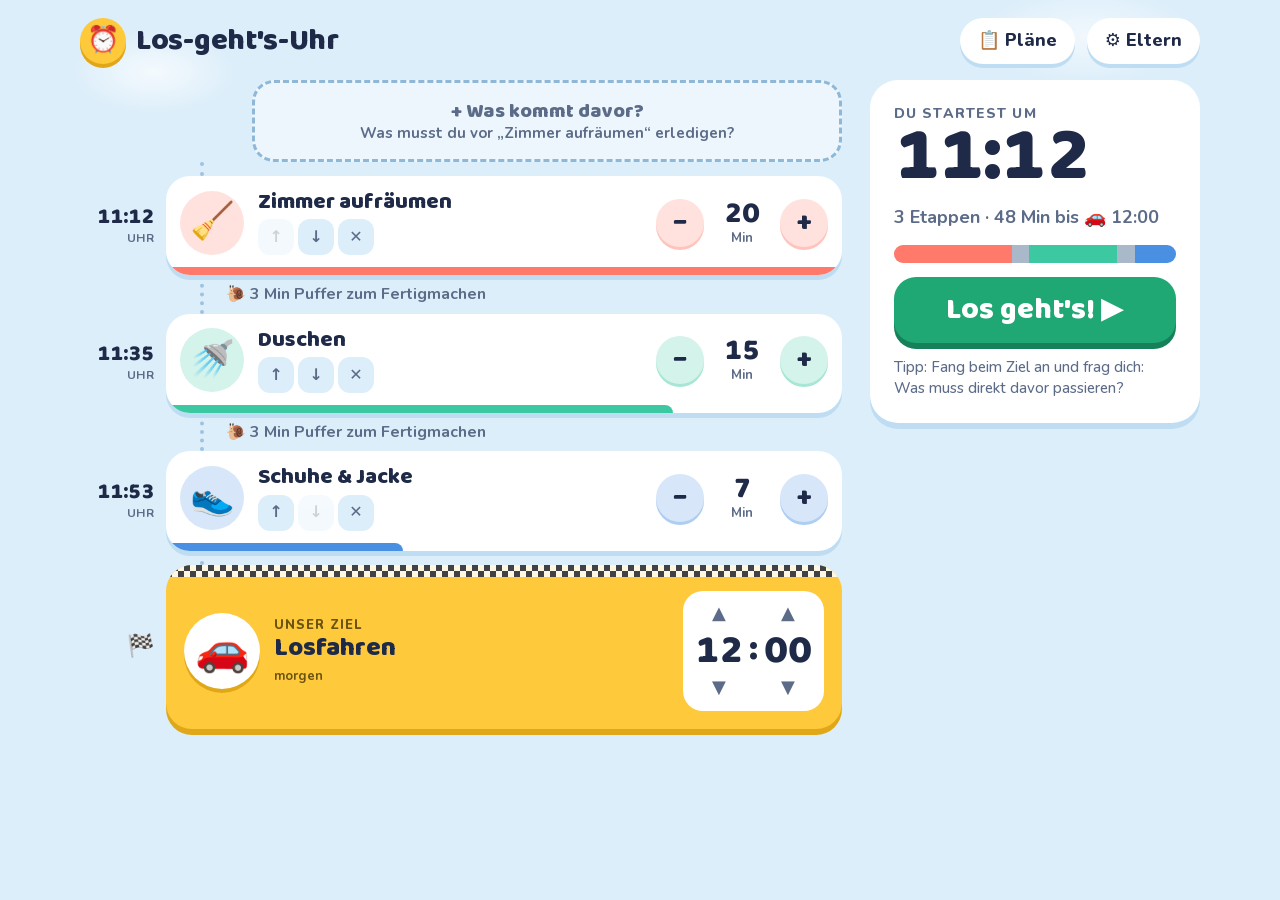
<file: docs/index.html>
<!doctype html>
<html lang="de">
<head>
<meta charset="utf-8">
<meta name="viewport" content="width=device-width, initial-scale=1, viewport-fit=cover">
<meta name="theme-color" content="#DCEEFA">
<meta name="apple-mobile-web-app-capable" content="yes">
<meta name="mobile-web-app-capable" content="yes">
<meta name="apple-mobile-web-app-status-bar-style" content="default">
<meta name="apple-mobile-web-app-title" content="Los-geht's">
<link rel="manifest" href="manifest.webmanifest">
<link rel="apple-touch-icon" href="icons/icon-180.png">
<link rel="icon" type="image/png" href="icons/icon-192.png">
<link rel="stylesheet" href="fonts.css">
<style>:root{padding-top:env(safe-area-inset-top,0px);padding-bottom:env(safe-area-inset-bottom,0px)}body{margin:0}</style>
<title>Los-geht's-Uhr</title>
</head>
<body>
<style>
/* Layout: links eine Zeitleiste von oben (Start) nach unten (Ziel = Zielflagge), rechts die Startzeit mit dem großen Los-Knopf.
   Bewusst nur ein helles, freundliches Farbschema (Kinder-App), alle Farben explizit gesetzt. */
:root {
  --sky: #DCEEFA;
  --sky-deep: #BFDDF2;
  --paper: #FFFFFF;
  --ink: #1E2A47;
  --ink-soft: #5B6B88;
  --sun: #FFC93C;
  --go: #1FA774;
  --go-dark: #15805A;
  --snail: #A9B9C9;
  --road: #4A5468;
  --display: "Baloo 2", "Arial Rounded MT Bold", "Trebuchet MS", system-ui, sans-serif;
  --body: "Nunito", "Avenir Next", "Segoe UI", system-ui, sans-serif;
  color-scheme: light;
}
[hidden] { display: none !important; }
html, body { height: 100%; }
body {
  background: var(--sky);
  background-image:
    radial-gradient(120px 60px at 12% 8%, rgba(255,255,255,.7), transparent 70%),
    radial-gradient(160px 70px at 85% 4%, rgba(255,255,255,.6), transparent 70%);
  background-attachment: fixed;
  color: var(--ink);
  font: 500 18px/1.4 var(--body);
  -webkit-tap-highlight-color: transparent;
  -webkit-user-select: none; user-select: none;
}
button { font: inherit; color: inherit; cursor: pointer; border: 0; background: none; touch-action: manipulation; }
button:focus-visible, input:focus-visible { outline: 3px solid var(--ink); outline-offset: 3px; }
input, textarea { font: inherit; -webkit-user-select: text; user-select: text; }

.wrap { padding-left: max(16px, env(safe-area-inset-left, 0px)); padding-right: max(16px, env(safe-area-inset-right, 0px)); }

/* ---------- Kopf ---------- */
.top { display: flex; align-items: center; gap: 12px; max-width: 1120px; margin: 0 auto; padding-block: 18px 6px; }
.logo { font: 800 30px/1 var(--display); letter-spacing: -.01em; display: flex; align-items: center; gap: 10px; margin-right: auto; }
.logo i { font-style: normal; display: grid; place-items: center; width: 46px; height: 46px; border-radius: 50%; background: var(--sun); box-shadow: 0 4px 0 #E0A818; font-size: 26px; }
.chip-btn { background: var(--paper); border-radius: 999px; padding: 10px 18px; font-weight: 800; box-shadow: 0 4px 0 var(--sky-deep); }
.chip-btn:active { transform: translateY(3px); box-shadow: 0 1px 0 var(--sky-deep); }

/* ---------- Planen ---------- */
.plan { display: grid; grid-template-columns: minmax(0, 1fr) 330px; gap: 28px; max-width: 1120px; margin: 0 auto; padding-block: 10px 40px; align-items: start; }
.track { display: flex; flex-direction: column; gap: 0; min-width: 0; }
.add-before { align-self: stretch; margin-left: 86px; border: 3px dashed #8FB8D8; border-radius: 22px; padding: 16px; font: 800 20px/1.2 var(--display); color: var(--ink-soft); background: rgba(255,255,255,.45); }
.add-before:active { background: var(--paper); }
.add-before small { display: block; font: 600 15px var(--body); color: var(--ink-soft); }

.row { display: grid; grid-template-columns: 74px minmax(0, 1fr); gap: 12px; align-items: center; }
.when { font: 800 22px/1 var(--display); text-align: right; font-variant-numeric: tabular-nums; color: var(--ink); }
.when small { display: block; font: 700 12px var(--body); color: var(--ink-soft); letter-spacing: .04em; text-transform: uppercase; margin-top: 2px; }
.gap { height: 14px; margin-left: 86px; border-left: 4px dotted #9DC3E0; margin-left: calc(86px + 34px); }

.step { position: relative; background: var(--paper); border-radius: 24px; padding: 14px 14px 20px; display: grid; grid-template-columns: 64px minmax(0,1fr) auto; gap: 14px; align-items: center; box-shadow: 0 5px 0 var(--sky-deep); overflow: hidden; }
.ico { width: 64px; height: 64px; border-radius: 50%; display: grid; place-items: center; font-size: 36px; background: color-mix(in srgb, var(--c) 22%, white); }
.sname { font: 800 22px/1.15 var(--display); overflow-wrap: anywhere; }
.tools { display: flex; gap: 4px; margin-top: 4px; }
.tool { width: 36px; height: 36px; border-radius: 12px; background: var(--sky); color: var(--ink-soft); font-weight: 800; font-size: 16px; }
.tool:disabled { opacity: .3; }
.dur { display: flex; align-items: center; gap: 6px; }
.pm { width: 48px; height: 48px; border-radius: 50%; background: color-mix(in srgb, var(--c) 22%, white); font: 800 28px/1 var(--display); box-shadow: 0 3px 0 color-mix(in srgb, var(--c) 45%, white); }
.pm:active { transform: translateY(2px); box-shadow: 0 1px 0 color-mix(in srgb, var(--c) 45%, white); }
.mins { min-width: 64px; text-align: center; font: 800 30px/1 var(--display); font-variant-numeric: tabular-nums; }
.mins small { display: block; font: 700 13px var(--body); color: var(--ink-soft); }
.bar { position: absolute; left: 0; bottom: 0; height: 8px; background: var(--c); border-radius: 0 8px 0 0; transition: width .25s; }

.buf { display: flex; align-items: center; gap: 8px; margin-left: 86px; padding: 8px 0 8px 22px; color: var(--ink-soft); font-weight: 700; font-size: 16px; border-left: 4px dotted #9DC3E0; margin-left: calc(86px + 34px); }

.goal { background: var(--sun); border-radius: 26px; padding: 26px 18px 18px; display: grid; grid-template-columns: 76px minmax(0,1fr) auto; gap: 14px; align-items: center; box-shadow: 0 6px 0 #E0A818; position: relative; overflow: hidden; }
.goal::before { content: ""; position: absolute; inset: 0 0 auto; height: 12px; background: repeating-conic-gradient(var(--ink) 0 25%, var(--paper) 0 50%) 0 0 / 12px 12px; opacity: .85; }
.gico { width: 76px; height: 76px; border-radius: 50%; background: var(--paper); font-size: 44px; display: grid; place-items: center; box-shadow: 0 4px 0 #E0A818; }
.glabel { font: 800 13px var(--body); letter-spacing: .08em; text-transform: uppercase; color: #6B5310; }
.gname { font: 800 26px/1.1 var(--display); overflow-wrap: anywhere; }
.gtime { display: flex; align-items: center; gap: 4px; background: var(--paper); border-radius: 20px; padding: 6px 10px; }
.tcol { display: flex; flex-direction: column; align-items: center; }
.tcol button { width: 52px; height: 34px; border-radius: 12px; font-size: 18px; color: var(--ink-soft); }
.tcol button:active { background: var(--sky); }
.tcol span { font: 800 40px/1 var(--display); font-variant-numeric: tabular-nums; }
.colon { font: 800 36px/1 var(--display); padding-bottom: 4px; }
.tomorrow { font: 700 13px var(--body); color: #6B5310; margin-top: 4px; }

/* Zusammenfassung */
.summary { position: sticky; top: calc(16px + env(safe-area-inset-top, 0px)); background: var(--paper); border-radius: 28px; padding: 24px; display: flex; flex-direction: column; gap: 14px; box-shadow: 0 6px 0 var(--sky-deep); }
.sum-k { font: 800 14px var(--body); letter-spacing: .08em; text-transform: uppercase; color: var(--ink-soft); }
.bigtime { font: 800 76px/0.9 var(--display); font-variant-numeric: tabular-nums; letter-spacing: -.02em; }
.sum-line { color: var(--ink-soft); font-weight: 700; }
.mini { display: flex; height: 18px; border-radius: 9px; overflow: hidden; background: var(--sky); }
.mini span { height: 100%; }
.late { background: #FFE9E3; color: #9A3412; border-radius: 16px; padding: 12px 14px; font-weight: 700; font-size: 16px; }
.go { background: var(--go); color: var(--paper); border-radius: 22px; padding: 18px; font: 800 30px/1 var(--display); box-shadow: 0 6px 0 var(--go-dark); }
.go:active { transform: translateY(4px); box-shadow: 0 2px 0 var(--go-dark); }
.go:disabled { opacity: .45; }
.tip { font-size: 15px; color: var(--ink-soft); }
.testflag { font: 800 13px var(--body); color: #7C3AED; }

/* ---------- Modal ---------- */
.modal { position: fixed; inset: 0; background: rgba(30,42,71,.45); display: grid; place-items: center; z-index: 50; padding: 16px; }
.sheet { background: var(--paper); border-radius: 30px; width: min(760px, 100%); max-height: calc(100% - 32px); overflow: auto; padding: 24px; display: flex; flex-direction: column; gap: 18px; }
.sheet h2 { margin: 0; font: 800 30px/1.1 var(--display); text-wrap: balance; }
.sheet h3 { margin: 6px 0 0; font: 800 16px var(--body); letter-spacing: .06em; text-transform: uppercase; color: var(--ink-soft); }
.sheet-head { display: flex; align-items: center; gap: 12px; }
.sheet-head h2 { margin-right: auto; }
.x { width: 48px; height: 48px; border-radius: 50%; background: var(--sky); font-size: 22px; font-weight: 800; }
.lib { display: grid; grid-template-columns: repeat(auto-fill, minmax(130px, 1fr)); gap: 12px; }
.lib button { background: var(--sky); border-radius: 22px; padding: 14px 8px; display: flex; flex-direction: column; align-items: center; gap: 6px; font-weight: 800; font-size: 16px; line-height: 1.15; text-align: center; box-shadow: 0 4px 0 var(--sky-deep); }
.lib button:active { transform: translateY(3px); box-shadow: 0 1px 0 var(--sky-deep); }
.lib b { font-size: 40px; line-height: 1; }
.lib em { font-style: normal; font-weight: 700; font-size: 13px; color: var(--ink-soft); }
.custom { display: flex; flex-wrap: wrap; gap: 10px; align-items: center; background: var(--sky); border-radius: 22px; padding: 14px; }
.custom input { flex: 1 1 200px; min-width: 0; border: 0; border-radius: 14px; padding: 14px; font-weight: 700; background: var(--paper); }
.emojis { display: flex; flex-wrap: wrap; gap: 6px; flex-basis: 100%; }
.emojis button { width: 46px; height: 46px; border-radius: 14px; font-size: 26px; background: var(--paper); }
.emojis button[aria-pressed="true"] { outline: 3px solid var(--ink); }
.ok { background: var(--go); color: var(--paper); border-radius: 16px; padding: 14px 20px; font-weight: 800; box-shadow: 0 4px 0 var(--go-dark); }
.setting { display: flex; align-items: center; gap: 14px; background: var(--sky); border-radius: 20px; padding: 14px 16px; }
.setting > div:first-child { margin-right: auto; }
.setting b { display: block; font-size: 18px; }
.setting span { font-size: 14px; color: var(--ink-soft); }
.stepper { display: flex; align-items: center; gap: 8px; }
.stepper button { width: 44px; height: 44px; border-radius: 50%; background: var(--paper); font: 800 24px/1 var(--display); }
.stepper output { min-width: 56px; text-align: center; font: 800 22px var(--display); }
.toggle { width: 70px; height: 40px; border-radius: 20px; background: var(--snail); position: relative; transition: background .2s; }
.toggle::after { content: ""; position: absolute; top: 4px; left: 4px; width: 32px; height: 32px; border-radius: 50%; background: var(--paper); transition: transform .2s; }
.toggle[aria-pressed="true"] { background: var(--go); }
.toggle[aria-pressed="true"]::after { transform: translateX(30px); }
.gate { display: flex; gap: 12px; flex-wrap: wrap; }
.gate button { flex: 1 1 100px; background: var(--sky); border-radius: 20px; padding: 18px; font: 800 30px var(--display); }
.tpl-list { display: flex; flex-direction: column; gap: 10px; }
.tpl { display: flex; align-items: center; gap: 14px; background: var(--sky); border-radius: 20px; padding: 12px 14px; }
.tpl > button:first-child { display: flex; align-items: center; gap: 14px; flex: 1; text-align: left; min-width: 0; }
.tpl b { font-size: 34px; }
.tpl strong { display: block; font: 800 20px/1.1 var(--display); }
.tpl span { font-size: 14px; color: var(--ink-soft); }

.setting { flex-wrap: wrap; }
.setting > div:first-child { flex: 1 1 220px; }
.ok.light { background: var(--paper); color: var(--ink); box-shadow: 0 4px 0 var(--sky-deep); }
.field { display: block; width: 100%; box-sizing: border-box; border: 3px solid var(--sky-deep); border-radius: 16px; padding: 14px; font-weight: 700; background: var(--paper); color: var(--ink); resize: vertical; }
.field.mono { font: 600 13px/1.4 ui-monospace, Menlo, monospace; }
.tabs { display: flex; gap: 6px; background: var(--sky); border-radius: 999px; padding: 5px; align-self: flex-start; }
.tabs button { border-radius: 999px; padding: 10px 22px; font-weight: 800; color: var(--ink-soft); }
.tabs button[aria-pressed="true"] { background: var(--paper); color: var(--ink); box-shadow: 0 2px 0 var(--sky-deep); }
.preview { display: flex; align-items: center; gap: 16px; background: var(--sky); border-radius: 22px; padding: 14px 18px; }
.preview span { width: 68px; height: 68px; border-radius: 50%; background: var(--paper); display: grid; place-items: center; font-size: 38px; flex: none; }
.preview strong { display: block; font: 800 24px/1.1 var(--display); overflow-wrap: anywhere; }
.preview em { font-style: normal; font-weight: 800; color: var(--ink-soft); }
.row-btns { display: flex; flex-wrap: wrap; gap: 10px; justify-content: space-between; }
.emojis.big { gap: 8px; }
.emojis.big button { width: 52px; height: 52px; font-size: 30px; background: var(--sky); }
.emoji-in { width: 90px; border: 0; border-radius: 14px; padding: 8px; font-size: 28px; text-align: center; background: var(--paper); color: var(--ink); }
.toast { position: fixed; left: 50%; bottom: calc(20px + env(safe-area-inset-bottom, 0px)); transform: translateX(-50%); background: var(--ink); color: var(--paper); border-radius: 999px; padding: 10px 10px 10px 20px; display: flex; gap: 12px; align-items: center; font-weight: 700; z-index: 60; }
.toast button { background: var(--sun); color: var(--ink); border-radius: 999px; padding: 8px 14px; font-weight: 800; }

/* ---------- Laufen ---------- */
.run { position: fixed; inset: 0; z-index: 40; background: color-mix(in srgb, var(--c) 16%, white); display: grid; grid-template-rows: auto minmax(0,1fr) auto auto; transition: background .6s;
  padding-top: env(safe-area-inset-top, 0px); padding-bottom: env(safe-area-inset-bottom, 0px);
  padding-left: max(16px, env(safe-area-inset-left, 0px)); padding-right: max(16px, env(safe-area-inset-right, 0px)); }
.run-top { display: flex; align-items: center; gap: 14px; padding-block: 14px; }
.ghost { background: rgba(255,255,255,.7); border-radius: 999px; padding: 10px 16px; font-weight: 800; font-size: 15px; color: var(--ink-soft); }
.run-goal { margin-left: auto; background: var(--paper); border-radius: 999px; padding: 8px 18px; font-weight: 800; display: flex; align-items: center; gap: 8px; }
.run-goal b { font: 800 24px/1 var(--display); font-variant-numeric: tabular-nums; }
.run-clock { font: 800 24px/1 var(--display); font-variant-numeric: tabular-nums; background: var(--ink); color: var(--paper); border-radius: 999px; padding: 10px 16px; }
.run-mid { display: flex; align-items: center; justify-content: center; gap: clamp(20px, 5vw, 64px); min-height: 0; }
.disk-wrap { position: relative; width: min(52vmin, 470px); aspect-ratio: 1; max-width: 100%; flex: none; }
.disk { width: 100%; height: 100%; display: block; filter: drop-shadow(0 8px 0 rgba(30,42,71,.08)); }
.disk-ico { position: absolute; inset: 0; display: grid; place-items: center; font-size: min(14vmin, 120px); pointer-events: none; }
.run-text { display: flex; flex-direction: column; gap: 10px; max-width: 460px; min-width: 0; }
.kicker { font: 800 16px var(--body); letter-spacing: .1em; text-transform: uppercase; color: var(--ink-soft); }
.run-text h1 { margin: 0; font: 800 clamp(40px, 6.4vmin, 68px)/1 var(--display); text-wrap: balance; overflow-wrap: anywhere; }
.left { font: 800 clamp(30px, 5vmin, 48px)/1 var(--display); font-variant-numeric: tabular-nums; color: var(--c-ink); }
.until { font-weight: 700; color: var(--ink-soft); font-size: 20px; }
.big-done { margin-top: 10px; align-self: flex-start; background: var(--go); color: var(--paper); border-radius: 26px; padding: 18px 34px; font: 800 34px/1 var(--display); box-shadow: 0 7px 0 var(--go-dark); }
.big-done:active { transform: translateY(5px); box-shadow: 0 2px 0 var(--go-dark); }
.next-banner { justify-self: center; display: flex; align-items: center; gap: 14px; background: var(--paper); border-radius: 999px; padding: 10px 26px 10px 12px; font: 800 24px/1.1 var(--display); box-shadow: 0 5px 0 rgba(30,42,71,.12); margin-block: 6px 10px; animation: pop .5s ease-out; }
.next-banner i { font-style: normal; width: 52px; height: 52px; display: grid; place-items: center; border-radius: 50%; background: var(--sun); font-size: 30px; }
.next-banner small { display: block; font: 700 14px var(--body); color: var(--ink-soft); }
@keyframes pop { 0% { transform: scale(.7); opacity: 0; } 70% { transform: scale(1.06); } 100% { transform: scale(1); opacity: 1; } }

.road { position: relative; height: 118px; margin-bottom: 14px; }
.asphalt { position: absolute; left: 0; right: 0; bottom: 18px; height: 34px; border-radius: 17px; background: var(--road); }
.asphalt::after { content: ""; position: absolute; left: 20px; right: 20px; top: 15px; height: 4px; background: repeating-linear-gradient(90deg, var(--sun) 0 18px, transparent 18px 34px); border-radius: 2px; }
.road-in { position: absolute; left: 34px; right: 54px; top: 0; bottom: 0; }
.station { position: absolute; bottom: 10px; transform: translateX(-50%); width: 50px; height: 50px; border-radius: 50%; background: var(--paper); display: grid; place-items: center; font-size: 26px; border: 4px solid var(--st); transition: transform .3s; }
.station.done::after { content: "⭐"; position: absolute; top: -14px; right: -12px; font-size: 20px; }
.station.now { transform: translateX(-50%) scale(1.18); }
.goalflag { position: absolute; right: -44px; bottom: 6px; width: 62px; height: 62px; border-radius: 18px; background: var(--sun); display: grid; place-items: center; font-size: 32px; border: 4px solid var(--paper); }
.runner { position: absolute; bottom: 62px; transform: translateX(-50%); font-size: 40px; transition: left 1s linear; }

.party { display: flex; flex-direction: column; align-items: center; gap: 16px; text-align: center; }
.party h1 { margin: 0; font: 800 clamp(56px, 10vmin, 110px)/1 var(--display); }
.party p { margin: 0; font-size: 24px; font-weight: 700; color: var(--ink-soft); }
.stars { display: flex; gap: 10px; flex-wrap: wrap; justify-content: center; font-size: 44px; }
.stars span { display: grid; place-items: center; width: 72px; height: 72px; border-radius: 50%; background: var(--paper); position: relative; }
.stars span::after { content: "⭐"; position: absolute; top: -8px; right: -8px; font-size: 24px; }
.confetti { position: fixed; top: -60px; font-size: 34px; pointer-events: none; z-index: 45; animation: fall linear forwards; }
@keyframes fall { to { transform: translateY(115vh) rotate(540deg); } }

@media (max-width: 880px) {
  .plan { grid-template-columns: minmax(0,1fr); }
  .summary { position: sticky; top: auto; bottom: calc(10px + env(safe-area-inset-bottom, 0px)); order: 2; flex-direction: row; flex-wrap: wrap; align-items: center; padding: 16px 18px; gap: 10px 16px; box-shadow: 0 6px 24px rgba(30,42,71,.18); }
  .summary .bigtime { font-size: 52px; }
  .summary .tip, .summary .mini { display: none; }
  .summary .go { margin-left: auto; padding: 16px 24px; font-size: 26px; }
}
@media (max-width: 560px) {
  .row { grid-template-columns: 56px minmax(0,1fr); gap: 8px; }
  .when { font-size: 18px; }
  .add-before { margin-left: 64px; }
  .buf, .gap { margin-left: calc(64px + 30px); }
  .step { grid-template-columns: 48px minmax(0,1fr); }
  .ico { width: 48px; height: 48px; font-size: 28px; }
  .dur { grid-column: 1 / -1; justify-content: flex-end; }
  .goal { grid-template-columns: 56px minmax(0,1fr); }
  .gico { width: 56px; height: 56px; font-size: 32px; }
  .gtime { grid-column: 1 / -1; justify-self: end; }
  .logo { font-size: 24px; }
}
@media (orientation: portrait) and (max-width: 1000px) {
  .run-mid { flex-direction: column; text-align: center; gap: 24px; }
  .run-text { align-items: center; }
  .big-done { align-self: center; }
  .disk-wrap { width: min(62vmin, 470px); }
}
@media (max-height: 560px) and (orientation: landscape) { .road { height: 96px; } .disk-wrap { width: 44vmin; } }
@media (prefers-reduced-motion: reduce) {
  *, *::before, *::after { animation-duration: .01ms !important; transition-duration: .01ms !important; }
  .confetti { display: none; }
}
</style>

<div id="app">
  <div class="wrap">
    <header class="top">
      <div class="logo"><i aria-hidden="true">⏰</i> Los-geht's-Uhr</div>
      <button class="chip-btn" data-act="templates">📋 Pläne</button>
      <button class="chip-btn" data-act="settings" aria-label="Eltern-Einstellungen">⚙️ Eltern</button>
    </header>
    <main class="plan">
      <section class="track" id="track" aria-label="Etappen"></section>
      <aside class="summary" id="summary"></aside>
    </main>
  </div>
</div>
<div id="modal" class="modal" hidden></div>
<div id="toast" class="toast" hidden></div>
<div id="run" class="run" hidden></div>

<script>
(function () {
  "use strict";
  const KEY = "losgehtsuhr.v1";
  const COLORS = ["#FF7A6B", "#3CC8A0", "#4A90E2", "#9B7BE8", "#FFA23C", "#F47CB4"];
  const INK = ["#B4382B", "#13805E", "#2361A8", "#6544B8", "#B5650B", "#B23A78"];
  const LIB = [
    ["🧹", "Zimmer aufräumen", 15], ["🚿", "Duschen", 15], ["🪥", "Zähne putzen", 3],
    ["👕", "Anziehen", 7], ["👟", "Schuhe & Jacke", 7], ["🎒", "Tasche packen", 5],
    ["🥣", "Frühstücken", 15], ["🚽", "Aufs Klo", 3], ["💇", "Haare kämmen", 3],
    ["💧", "Trinkflasche füllen", 2], ["🍎", "Pausenbrot einpacken", 3], ["🐶", "Tier füttern", 5],
    ["📚", "Hausaufgaben", 20], ["🧸", "Spielzeug weg", 5], ["🛏️", "Bett machen", 3],
    ["📖", "Lesen", 15], ["🧴", "Eincremen", 3], ["🗑️", "Müll rausbringen", 3]
  ];
  const GOALS = [
    ["🚗", "Losfahren"], ["🏫", "Zur Schule"], ["🚌", "Bus kommt"], ["🛏️", "Licht aus"],
    ["⚽", "Zum Training"], ["🍽️", "Essen ist fertig"], ["🎉", "Besuch kommt"], ["🏊", "Schwimmen"]
  ];
  const EMOJI_PICK = ["⭐", "🎨", "🎹", "🧩", "🪴", "🧦", "🧤", "🎮", "📝", "🧃", "🦷", "🐱"];
  const EMOJI_ALL = ["⭐", "🍽️", "🍝", "🥪", "🍎", "🥛", "🐴", "🏇", "⚽", "🏊", "🚴", "🤸", "🎹", "🎸", "🎨", "✏️",
    "📚", "📝", "🧩", "🎮", "📺", "🧸", "🛁", "🚿", "🪥", "🧴", "💇", "👕", "🧦", "👟", "🧥", "🎒",
    "💧", "🐶", "🐱", "🐰", "🪴", "🗑️", "🧹", "🛏️", "🚽", "💊", "🛒", "🚗", "🚌", "🏫", "🎂", "🎉", "👵", "🏠", "🏁"];
  const TEMPLATES = [
    { title: "Ausflug", goal: { e: "🚗", n: "Losfahren", t: 720 }, steps: [["🧹", "Zimmer aufräumen", 20], ["🚿", "Duschen", 15], ["👟", "Schuhe & Jacke", 7]] },
    { title: "Schulmorgen", goal: { e: "🏫", n: "Zur Schule", t: 450 }, steps: [["👕", "Anziehen", 7], ["🥣", "Frühstücken", 15], ["🪥", "Zähne putzen", 3], ["🎒", "Tasche packen", 5], ["👟", "Schuhe & Jacke", 5]] },
    { title: "Ins Bett", goal: { e: "🛏️", n: "Licht aus", t: 1200 }, steps: [["🧸", "Spielzeug weg", 10], ["🚿", "Duschen", 10], ["🪥", "Zähne putzen", 3], ["📖", "Lesen", 15]] }
  ];

  const $ = (s) => document.querySelector(s);
  const esc = (s) => String(s).replace(/[&<>"']/g, (c) => ({ "&": "&amp;", "<": "&lt;", ">": "&gt;", '"': "&quot;", "'": "&#39;" }[c]));
  const pad = (n) => String(n).padStart(2, "0");
  const hm = (ms) => { const d = new Date(ms); return d.getHours() + ":" + pad(d.getMinutes()); };
  let seq = 0;
  const mk = (e, n, m, c) => ({ id: "s" + Date.now().toString(36) + (seq++), e, n, m, c });
  const fromTpl = (t) => ({ goal: { ...t.goal }, steps: t.steps.map((s, i) => mk(s[0], s[1], s[2], i % COLORS.length)) });
  const color = (s) => COLORS[s.c % COLORS.length];

  const defLib = () => LIB.map((l) => ({ e: l[0], n: l[1], m: l[2] }));
  const defGoals = () => GOALS.map((g) => ({ e: g[0], n: g[1] }));
  const DEF_SETTINGS = { buffer: 3, warn: 1, sound: true, test: false };
  let S = { plan: fromTpl(TEMPLATES[0]), settings: { ...DEF_SETTINGS }, saved: [], lib: defLib(), goals: defGoals() };
  // Übernimmt gespeicherte Daten (oder eine eingefügte Sicherung); gibt false zurück, wenn sie nicht passen.
  function adopt(d) {
    if (!d || !d.plan || !Array.isArray(d.plan.steps)) return false;
    S = { plan: d.plan, settings: { ...DEF_SETTINGS, ...d.settings }, saved: d.saved || [],
      lib: Array.isArray(d.lib) ? d.lib : defLib(), goals: Array.isArray(d.goals) ? d.goals : defGoals() };
    return true;
  }
  try { adopt(JSON.parse(localStorage.getItem(KEY))); } catch (e) {}
  const save = () => { try { localStorage.setItem(KEY, JSON.stringify(S)); } catch (e) {} };
  try { navigator.storage && navigator.storage.persist && navigator.storage.persist(); } catch (e) {}

  /* ---------- Rückwärts rechnen ---------- */
  function goalMs() {
    const d = new Date(); d.setHours(0, 0, 0, 0);
    let g = d.getTime() + S.plan.goal.t * 60000;
    if (g < Date.now() - 60000) g += 864e5; // schon vorbei -> morgen
    return g;
  }
  function schedule(g) {
    const ph = [], st = S.plan.steps, buf = S.settings.buffer * 60000;
    let t = g;
    for (let i = st.length - 1; i >= 0; i--) {
      const end = t, start = end - st[i].m * 60000;
      ph.unshift({ type: "task", s: st[i], start, end });
      t = start;
      if (i > 0 && buf > 0) { ph.unshift({ type: "buffer", start: t - buf, end: t }); t -= buf; }
    }
    return ph;
  }

  /* ---------- Planen ---------- */
  function renderTrack() {
    const g = goalMs(), ph = schedule(g), tasks = ph.filter((p) => p.type === "task");
    const st = S.plan.steps, n = st.length, gl = S.plan.goal;
    const maxM = Math.max(20, ...st.map((s) => s.m));
    let h = `<div class="row"><div></div><button class="add-before" data-act="add" data-at="0">+ Was kommt davor?<small>${n ? "Was musst du vor „" + esc(st[0].n) + "“ erledigen?" : "Was musst du vor dem Ziel erledigen?"}</small></button></div><div class="gap"></div>`;
    st.forEach((s, i) => {
      const p = tasks[i];
      h += `<div class="row">
        <div class="when">${hm(p.start)}<small>Uhr</small></div>
        <div class="step" style="--c:${color(s)}">
          <div class="ico" aria-hidden="true">${esc(s.e)}</div>
          <div style="min-width:0">
            <div class="sname">${esc(s.n)}</div>
            <div class="tools">
              <button class="tool" data-act="up" data-i="${i}" aria-label="Nach oben" ${i === 0 ? "disabled" : ""}>↑</button>
              <button class="tool" data-act="down" data-i="${i}" aria-label="Nach unten" ${i === n - 1 ? "disabled" : ""}>↓</button>
              <button class="tool" data-act="del" data-i="${i}" aria-label="Löschen">✕</button>
            </div>
          </div>
          <div class="dur">
            <button class="pm" data-act="dec" data-i="${i}" aria-label="Weniger Zeit">−</button>
            <div class="mins">${s.m}<small>Min</small></div>
            <button class="pm" data-act="inc" data-i="${i}" aria-label="Mehr Zeit">+</button>
          </div>
          <div class="bar" style="width:${Math.min(100, (s.m / maxM) * 100)}%"></div>
        </div></div>`;
      if (i < n - 1) h += S.settings.buffer > 0
        ? `<div class="buf">🐌 ${S.settings.buffer} Min Puffer zum Fertigmachen</div>`
        : `<div class="gap"></div>`;
    });
    if (n) h += `<div class="gap"></div>`;
    const d = new Date(g), tomorrow = new Date().getDate() !== d.getDate();
    h += `<div class="row">
      <div class="when">🏁</div>
      <div class="goal">
        <button class="gico" data-act="goalpick" aria-label="Ziel ändern">${esc(gl.e)}</button>
        <div style="min-width:0"><div class="glabel">Unser Ziel</div><div class="gname">${esc(gl.n)}</div>${tomorrow ? '<div class="tomorrow">morgen</div>' : ""}</div>
        <div class="gtime" aria-label="Uhrzeit des Ziels">
          <div class="tcol"><button data-act="h+" aria-label="Stunde später">▲</button><span>${Math.floor(gl.t / 60)}</span><button data-act="h-" aria-label="Stunde früher">▼</button></div>
          <div class="colon">:</div>
          <div class="tcol"><button data-act="m+" aria-label="5 Minuten später">▲</button><span>${pad(gl.t % 60)}</span><button data-act="m-" aria-label="5 Minuten früher">▼</button></div>
        </div>
      </div></div>`;
    $("#track").innerHTML = h;
    renderSummary();
  }

  function renderSummary() {
    const g = goalMs(), ph = schedule(g);
    const first = ph.length ? ph[0].start : g, total = Math.round((g - first) / 60000), now = Date.now();
    const lateMin = Math.ceil((now - first) / 60000);
    const mini = ph.map((p) => `<span style="flex:${p.end - p.start};background:${p.type === "task" ? color(p.s) : "var(--snail)"}"></span>`).join("");
    $("#summary").innerHTML = `
      <div><div class="sum-k">Du startest um</div><div class="bigtime">${hm(first)}</div></div>
      <div class="sum-line">${S.plan.steps.length} Etappen · ${total} Min bis ${esc(S.plan.goal.e)} ${hm(g)}</div>
      <div class="mini" aria-hidden="true">${mini}</div>
      ${ph.length && lateMin > 0 ? `<div class="late">Oh, das wird knapp! Wir sind ${lateMin} Min zu spät dran. Mach eine Etappe kürzer.</div>` : ""}
      <button class="go" data-act="start" ${ph.length ? "" : "disabled"}>Los geht's! ▶</button>
      ${S.settings.test ? '<div class="testflag">Testmodus an: 1 Minute dauert 5 Sekunden</div>' : ""}
      <div class="tip">Tipp: Fang beim Ziel an und frag dich: Was muss direkt davor passieren?</div>`;
  }

  /* ---------- Modals ---------- */
  let addAt = 0, customEmoji = "⭐", undoFn = null, toastT = 0, resetArm = 0, F = null;
  const openModal = (html) => { const m = $("#modal"); m.innerHTML = `<div class="sheet" role="dialog" aria-modal="true">${html}</div>`; m.hidden = false; };
  const closeModal = () => { $("#modal").hidden = true; $("#modal").innerHTML = ""; };
  const head = (t) => `<div class="sheet-head"><h2>${t}</h2><button class="x" data-act="close" aria-label="Schließen">✕</button></div>`;

  function openAdd() {
    const nxt = S.plan.steps[addAt];
    openModal(head(nxt ? `Was kommt vor „${esc(nxt.n)}“?` : `Was kommt vor „${esc(S.plan.goal.n)}“?`) +
      `<div class="lib">${S.lib.map((l, i) => `<button data-act="pick" data-i="${i}"><b>${esc(l.e)}</b>${esc(l.n)}<em>${l.m} Min</em></button>`).join("")}</div>
       <p class="tip" style="margin:0">Fehlt eine Aufgabe? Eltern können sie unter ⚙️ Eltern → Aufgaben-Bibliothek dauerhaft anlegen.</p>
       <h3>Nur für heute</h3>
       <div class="custom">
         <div class="emojis">${EMOJI_PICK.map((e) => `<button data-act="cemoji" data-e="${e}" aria-pressed="${e === customEmoji}">${e}</button>`).join("")}</div>
         <input id="cname" maxlength="28" placeholder="Was willst du machen?" autocomplete="off">
         <button class="ok" data-act="custom">Hinzufügen</button>
       </div>`);
  }
  function openGoal() {
    openModal(head("Was ist unser Ziel?") +
      `<div class="lib">${S.goals.map((g, i) => `<button data-act="goalset" data-i="${i}"><b>${esc(g.e)}</b>${esc(g.n)}</button>`).join("")}</div>
       <h3>Eigenes Ziel</h3>
       <div class="custom"><input id="gname" maxlength="28" placeholder="z. B. Oma besuchen" autocomplete="off"><button class="ok" data-act="goalcustom">Übernehmen</button></div>`);
  }
  function openTemplates() {
    const row = (t, act, i, del) => `<div class="tpl"><button data-act="${act}" data-i="${i}"><b>${esc(t.goal.e)}</b><div><strong>${esc(t.title)}</strong><span>${t.steps.length} Etappen · Ziel ${Math.floor(t.goal.t / 60)}:${pad(t.goal.t % 60)} Uhr</span></div></button>${del ? `<button class="x" data-act="savedDel" data-i="${i}" aria-label="Plan löschen">✕</button>` : ""}</div>`;
    openModal(head("Pläne") +
      `<h3>Vorlagen</h3><div class="tpl-list">${TEMPLATES.map((t, i) => row(t, "tpl", i)).join("")}</div>
       <h3>Meine Pläne</h3>
       <div class="tpl-list">${S.saved.length ? S.saved.map((t, i) => row(t, "savedLoad", i, true)).join("") : '<div class="tip">Noch keine gespeicherten Pläne.</div>'}</div>
       <div class="custom"><input id="tname" maxlength="28" placeholder="Name für diesen Plan" value="${esc(S.plan.goal.n)}" autocomplete="off"><button class="ok" data-act="saveCurrent">Diesen Plan speichern</button></div>`);
  }
  let gateAnswer = 0;
  function openGate() {
    const a = 3 + Math.floor(Math.random() * 6), b = 4 + Math.floor(Math.random() * 6);
    gateAnswer = a * b;
    const opts = [gateAnswer, gateAnswer + a, gateAnswer - b].sort(() => Math.random() - 0.5);
    openModal(head("Nur für Erwachsene") + `<p style="margin:0;font-size:22px;font-weight:700">Was ist ${a} × ${b}?</p>
      <div class="gate">${opts.map((o) => `<button data-act="gate" data-v="${o}">${o}</button>`).join("")}</div>`);
  }
  function openSettings() {
    const st = S.settings;
    openModal(head("Eltern-Einstellungen") + `
      <div class="setting"><div><b>Aufgaben-Bibliothek</b><span>${S.lib.length} Aufgaben mit Regelzeit. Neue anlegen, ändern oder löschen.</span></div>
        <button class="ok" data-act="lib" data-k="task">Bearbeiten</button></div>
      <div class="setting"><div><b>Ziele</b><span>${S.goals.length} Ziele zur Auswahl, z. B. „Zum Reiten“</span></div>
        <button class="ok" data-act="lib" data-k="goal">Bearbeiten</button></div>
      <div class="setting"><div><b>Puffer zwischen den Etappen</b><span>Zeit zum Fertigmachen, bevor die nächste Aufgabe startet</span></div>
        <div class="stepper"><button data-act="buf-" aria-label="Weniger">−</button><output>${st.buffer} Min</output><button data-act="buf+" aria-label="Mehr">+</button></div></div>
      <div class="setting"><div><b>Vorwarnung</b><span>So lange vor Schluss kommt ein Ton und die nächste Aufgabe wird angezeigt</span></div>
        <div class="stepper"><button data-act="warn-" aria-label="Weniger">−</button><output>${st.warn} Min</output><button data-act="warn+" aria-label="Mehr">+</button></div></div>
      <div class="setting"><div><b>Töne</b><span>Sanfte Klänge bei Vorwarnung und neuer Aufgabe</span></div>
        <button class="toggle" data-act="sound" aria-pressed="${st.sound}" aria-label="Töne"></button></div>
      <div class="setting"><div><b>Testmodus</b><span>Zum Ausprobieren: 1 Minute dauert nur 5 Sekunden, der Ablauf startet sofort</span></div>
        <button class="toggle" data-act="test" aria-pressed="${st.test}" aria-label="Testmodus"></button></div>
      <div class="setting"><div><b>Sicherung</b><span>Alle Pläne, Aufgaben und Einstellungen als Text kopieren oder einfügen, z. B. für ein zweites iPad</span></div>
        <button class="ok light" data-act="backup">Öffnen</button></div>
      <div class="tip">Tipp: Mit „Geführter Zugriff“ in den iPad-Einstellungen (Bedienungshilfen) bleibt das iPad während des Ablaufs in dieser App.</div>`);
  }
  /* ---------- Bibliothek (Aufgaben & Ziele) für Eltern ---------- */
  const libList = (k) => (k === "goal" ? S.goals : S.lib);
  function openLib(k) {
    const list = libList(k), g = k === "goal";
    openModal(head(g ? "Ziele" : "Aufgaben-Bibliothek") + `
      <div class="tabs"><button data-act="lib" data-k="task" aria-pressed="${!g}">Aufgaben</button><button data-act="lib" data-k="goal" aria-pressed="${g}">Ziele</button></div>
      <p class="tip" style="margin:0">${g ? "Diese Ziele kann das Kind auf der gelben Zielkarte auswählen."
        : "Diese Aufgaben erscheinen bei „+ Was kommt davor?“. Die Regelzeit ist ein Vorschlag. Im Plan lässt sie sich jederzeit mit + und − ändern."}</p>
      <button class="add-before" style="margin:0" data-act="libNew" data-k="${k}">+ ${g ? "Neues Ziel" : "Neue Aufgabe"}</button>
      <div class="tpl-list">${list.map((x, i) => `<div class="tpl"><button data-act="libEdit" data-k="${k}" data-i="${i}"><b>${esc(x.e)}</b><div><strong>${esc(x.n)}</strong><span>${g ? "Tippen zum Ändern" : x.m + " Min Regelzeit · tippen zum Ändern"}</span></div></button><button class="x" data-act="libDel" data-k="${k}" data-i="${i}" aria-label="${esc(x.n)} löschen">✕</button></div>`).join("") || '<div class="tip">Noch nichts angelegt.</div>'}</div>
      <div class="row-btns"><button class="chip-btn" data-act="settingsBack">← Einstellungen</button><button class="chip-btn" data-act="libReset" data-k="${k}" id="resetBtn">Standard wiederherstellen</button></div>`);
  }
  function openLibForm() {
    const g = F.k === "goal";
    openModal(head(F.i < 0 ? (g ? "Neues Ziel" : "Neue Aufgabe") : (g ? "Ziel ändern" : "Aufgabe ändern")) + `
      <div class="preview"><span id="fprevE"></span><div><strong id="fprevN"></strong>${g ? "" : '<em id="fprevM"></em>'}</div></div>
      <h3>Name</h3>
      <input class="field" id="fname" maxlength="28" value="${esc(F.n)}" placeholder="${g ? "z. B. Zum Reiten" : "z. B. Mittagessen"}" autocomplete="off">
      ${g ? "" : `<h3>Regelzeit</h3>
      <div class="setting"><div><b>So lange dauert es normalerweise</b><span>Im Plan kann die Zeit danach noch geändert werden</span></div>
        <div class="stepper"><button data-act="fm-" aria-label="Weniger">−</button><output id="fmout"></output><button data-act="fm+" aria-label="Mehr">+</button></div></div>`}
      <h3>Bild</h3>
      <div class="emojis big">${EMOJI_ALL.map((e) => `<button data-act="fe" data-e="${e}">${e}</button>`).join("")}</div>
      <div class="custom"><label for="femoji" style="font-weight:700;flex:1 1 200px">Anderes Emoji von der Tastatur:</label><input id="femoji" class="emoji-in" maxlength="8" placeholder="🙂" autocomplete="off"></div>
      <div class="row-btns"><button class="chip-btn" data-act="lib" data-k="${F.k}">Abbrechen</button><button class="ok" data-act="libSave">Speichern</button></div>`);
    syncForm();
  }
  // Aktualisiert Vorschau und Auswahl, ohne das Fenster neu aufzubauen (Scrollposition bleibt erhalten).
  function syncForm() {
    if (!F || !$("#fprevE")) return;
    $("#fprevE").textContent = F.e;
    $("#fprevN").textContent = F.n || (F.k === "goal" ? "Name des Ziels" : "Name der Aufgabe");
    if ($("#fprevM")) { $("#fprevM").textContent = F.m + " Min"; $("#fmout").textContent = F.m + " Min"; }
    document.querySelectorAll('[data-act="fe"]').forEach((b) => b.setAttribute("aria-pressed", b.dataset.e === F.e));
  }
  const firstGlyph = (s) => {
    s = s.trim(); if (!s) return "";
    try { return [...new Intl.Segmenter().segment(s)][0].segment; } catch (e) { return Array.from(s)[0]; }
  };
  function openBackup() {
    openModal(head("Sicherung") + `
      <p class="tip" style="margin:0">Kopiere diesen Text und füge ihn auf einem anderen Gerät oder in der installierten App unten wieder ein.</p>
      <textarea id="bk" class="field mono" rows="5" readonly>${esc(JSON.stringify({ app: "losgehtsuhr", v: 1, data: S }))}</textarea>
      <div class="row-btns"><span></span><button class="ok" data-act="bkCopy">Text kopieren</button></div>
      <h3>Sicherung einfügen</h3>
      <textarea id="bkin" class="field mono" rows="4" placeholder="Hier den kopierten Text einfügen"></textarea>
      <div class="row-btns"><button class="chip-btn" data-act="settingsBack">← Einstellungen</button><button class="ok" data-act="bkLoad">Einfügen und übernehmen</button></div>`);
  }
  function undoable(msg, fn) { undoFn = fn; toast(msg, true); }
  function toast(msg, undo) {
    const t = $("#toast");
    t.innerHTML = esc(msg) + (undo ? ' <button data-act="undo">Rückgängig</button>' : "");
    t.hidden = false; clearTimeout(toastT); toastT = setTimeout(() => (t.hidden = true), 4500);
  }

  /* ---------- Aktionen ---------- */
  const nextColor = () => { const used = S.plan.steps.map((s) => s.c); for (let c = 0; c < COLORS.length; c++) if (!used.includes(c)) return c; return S.plan.steps.length % COLORS.length; };
  function changed() { save(); renderTrack(); }
  const A = {
    add: (d) => { addAt = +d.at; openAdd(); },
    pick: (d) => { const l = S.lib[+d.i]; S.plan.steps.splice(addAt, 0, mk(l.e, l.n, l.m, nextColor())); closeModal(); changed(); },
    cemoji: (d) => { customEmoji = d.e; document.querySelectorAll(".emojis button").forEach((b) => b.setAttribute("aria-pressed", b.dataset.e === customEmoji)); },
    custom: () => { const v = $("#cname").value.trim(); if (!v) { $("#cname").focus(); return; } S.plan.steps.splice(addAt, 0, mk(customEmoji, v, 5, nextColor())); closeModal(); changed(); },
    inc: (d) => { const s = S.plan.steps[+d.i]; s.m = Math.min(90, s.m < 10 ? s.m + 1 : s.m + 5); changed(); },
    dec: (d) => { const s = S.plan.steps[+d.i]; s.m = Math.max(1, s.m <= 10 ? s.m - 1 : s.m - 5); changed(); },
    up: (d) => { const i = +d.i, a = S.plan.steps; [a[i - 1], a[i]] = [a[i], a[i - 1]]; changed(); },
    down: (d) => { const i = +d.i, a = S.plan.steps; [a[i + 1], a[i]] = [a[i], a[i + 1]]; changed(); },
    del: (d) => { const i = +d.i, s = S.plan.steps.splice(i, 1)[0]; changed(); undoable(`„${s.n}“ gelöscht`, () => { S.plan.steps.splice(i, 0, s); changed(); }); },
    undo: () => { if (undoFn) { undoFn(); undoFn = null; } $("#toast").hidden = true; },
    goalpick: openGoal,
    goalset: (d) => { const g = S.goals[+d.i]; S.plan.goal.e = g.e; S.plan.goal.n = g.n; closeModal(); changed(); },
    lib: (d) => openLib(d.k),
    libNew: (d) => { F = { k: d.k, i: -1, e: d.k === "goal" ? "🏁" : "⭐", n: "", m: 10 }; openLibForm(); setTimeout(() => $("#fname") && $("#fname").focus(), 50); },
    libEdit: (d) => { const x = libList(d.k)[+d.i]; F = { k: d.k, i: +d.i, e: x.e, n: x.n, m: x.m || 10 }; openLibForm(); },
    fe: (d) => { F.e = d.e; $("#femoji").value = ""; syncForm(); },
    "fm+": () => { F.m = Math.min(180, F.m < 10 ? F.m + 1 : F.m + 5); syncForm(); },
    "fm-": () => { F.m = Math.max(1, F.m <= 10 ? F.m - 1 : F.m - 5); syncForm(); },
    libSave: () => {
      const n = F.n.trim();
      if (!n) { $("#fname").focus(); toast("Bitte gib einen Namen ein."); return; }
      const x = F.k === "goal" ? { e: F.e, n } : { e: F.e, n, m: F.m }, list = libList(F.k);
      if (F.i < 0) list.unshift(x); else list[F.i] = x;
      save(); openLib(F.k); toast(`„${n}“ gespeichert`);
    },
    libDel: (d) => {
      const list = libList(d.k), i = +d.i, x = list.splice(i, 1)[0];
      save(); openLib(d.k);
      undoable(`„${x.n}“ gelöscht`, () => { list.splice(i, 0, x); save(); if (!$("#modal").hidden && $(".tabs")) openLib(d.k); });
    },
    libReset: (d) => {
      if (resetArm > Date.now()) {
        resetArm = 0;
        if (d.k === "goal") S.goals = defGoals(); else S.lib = defLib();
        save(); openLib(d.k); toast("Standard wiederhergestellt");
        return;
      }
      resetArm = Date.now() + 3000;
      const b = $("#resetBtn"); b.textContent = "Wirklich? Nochmal tippen";
      setTimeout(() => { if (b.isConnected) b.textContent = "Standard wiederherstellen"; }, 3000);
    },
    settingsBack: openSettings,
    backup: openBackup,
    bkCopy: () => {
      const t = $("#bk"), fallback = () => { t.focus(); t.select(); toast("Text ist markiert. Jetzt über „Kopieren“ kopieren."); };
      try { navigator.clipboard.writeText(t.value).then(() => toast("Kopiert"), fallback); } catch (e) { fallback(); }
    },
    bkLoad: () => {
      let ok = false;
      try { const o = JSON.parse($("#bkin").value); ok = adopt(o.data || o); } catch (e) {}
      if (!ok) { toast("Das ist keine gültige Sicherung. Bitte den ganzen Text einfügen."); return; }
      save(); closeModal(); renderTrack(); toast("Sicherung übernommen");
    },
    goalcustom: () => { const v = $("#gname").value.trim(); if (!v) { $("#gname").focus(); return; } S.plan.goal.e = "🏁"; S.plan.goal.n = v; closeModal(); changed(); },
    "h+": () => { S.plan.goal.t = (S.plan.goal.t + 60) % 1440; changed(); },
    "h-": () => { S.plan.goal.t = (S.plan.goal.t + 1380) % 1440; changed(); },
    "m+": () => { S.plan.goal.t = (S.plan.goal.t + 5) % 1440; changed(); },
    "m-": () => { S.plan.goal.t = (S.plan.goal.t + 1435) % 1440; changed(); },
    templates: openTemplates,
    tpl: (d) => { S.plan = fromTpl(TEMPLATES[+d.i]); closeModal(); changed(); },
    savedLoad: (d) => { const t = S.saved[+d.i]; S.plan = { goal: { ...t.goal }, steps: t.steps.map((s) => mk(s[0], s[1], s[2], s[3])) }; closeModal(); changed(); },
    savedDel: (d) => { S.saved.splice(+d.i, 1); save(); openTemplates(); },
    saveCurrent: () => { const v = $("#tname").value.trim() || S.plan.goal.n; S.saved.push({ title: v, goal: { ...S.plan.goal }, steps: S.plan.steps.map((s) => [s.e, s.n, s.m, s.c]) }); save(); openTemplates(); toast("Plan gespeichert"); },
    settings: openGate,
    gate: (d) => { if (+d.v === gateAnswer) openSettings(); else openGate(); },
    "buf+": () => { S.settings.buffer = Math.min(10, S.settings.buffer + 1); changed(); openSettings(); },
    "buf-": () => { S.settings.buffer = Math.max(0, S.settings.buffer - 1); changed(); openSettings(); },
    "warn+": () => { S.settings.warn = Math.min(5, S.settings.warn + 1); changed(); openSettings(); },
    "warn-": () => { S.settings.warn = Math.max(1, S.settings.warn - 1); changed(); openSettings(); },
    sound: () => { S.settings.sound = !S.settings.sound; changed(); openSettings(); },
    test: () => { S.settings.test = !S.settings.test; changed(); openSettings(); },
    close: closeModal,
    start: startRun,
    done: markDone,
    exit: exitRun,
    back: endRun
  };
  document.addEventListener("click", (e) => {
    const b = e.target.closest("[data-act]");
    if (b && A[b.dataset.act]) A[b.dataset.act](b.dataset);
    else if (e.target.id === "modal") closeModal();
  });
  document.addEventListener("input", (e) => {
    if (!F) return;
    if (e.target.id === "fname") { F.n = e.target.value; syncForm(); }
    if (e.target.id === "femoji") { const g = firstGlyph(e.target.value); if (g) { F.e = g; syncForm(); } }
  });
  document.addEventListener("keydown", (e) => {
    if (e.key === "Enter" && e.target.id === "fname") A.libSave();
    if (e.key === "Enter" && e.target.id === "cname") A.custom();
    if (e.key === "Enter" && e.target.id === "gname") A.goalcustom();
    if (e.key === "Escape" && !$("#modal").hidden) closeModal();
  });

  /* ---------- Töne ---------- */
  let AC = null;
  function initAudio() { try { AC = AC || new (window.AudioContext || window.webkitAudioContext)(); if (AC.resume) AC.resume(); } catch (e) { AC = null; } }
  function chime(kind) {
    if (!S.settings.sound || !AC) return;
    const notes = { start: [523, 659, 784], warn: [880, 660], done: [659, 784, 1047], goal: [523, 659, 784, 1047, 1319] }[kind];
    const t0 = AC.currentTime;
    notes.forEach((f, i) => {
      const o = AC.createOscillator(), g = AC.createGain(), at = t0 + i * 0.17;
      o.type = "sine"; o.frequency.value = f;
      g.gain.setValueAtTime(0.0001, at); g.gain.linearRampToValueAtTime(0.2, at + 0.03); g.gain.exponentialRampToValueAtTime(0.0001, at + 0.7);
      o.connect(g); g.connect(AC.destination); o.start(at); o.stop(at + 0.75);
    });
  }

  /* ---------- Laufen ---------- */
  let R = null, wake = null;
  const clock = () => (R && R.test ? R.v0 + (Date.now() - R.r0) * 12 : Date.now());
  const requestWake = () => { try { navigator.wakeLock && navigator.wakeLock.request("screen").then((w) => (wake = w)).catch(() => {}); } catch (e) {} };
  document.addEventListener("visibilitychange", () => { if (R && document.visibilityState === "visible") requestWake(); });

  function startRun() {
    initAudio();
    const g = goalMs(), ph = schedule(g);
    if (!ph.length) return;
    const now = Date.now();
    R = { g, ph, done: {}, key: "", warned: "", test: S.settings.test, r0: now, v0: now, exitArm: 0, timer: 0 };
    if (R.test && ph[0].start > now) R.v0 = ph[0].start - 4000;
    R.t0 = clock();
    const roadStart = ph[0].start, span = g - roadStart;
    const stations = ph.filter((p) => p.type === "task").map((p) =>
      `<div class="station" data-id="${p.s.id}" style="left:${((p.start - roadStart) / span) * 100}%;--st:${color(p.s)}">${esc(p.s.e)}</div>`).join("");
    const run = $("#run");
    run.innerHTML = `
      <div class="run-top">
        <button class="ghost" data-act="exit" id="exitBtn">✕ Beenden</button>
        <div class="run-goal">${esc(S.plan.goal.e)} ${esc(S.plan.goal.n)} um <b>${hm(g)}</b></div>
        <div class="run-clock" id="rclock" aria-label="Uhrzeit"></div>
      </div>
      <div class="run-mid" id="rmid">
        <div class="disk-wrap">
          <svg class="disk" viewBox="0 0 200 200" aria-hidden="true">
            <circle cx="100" cy="100" r="96" fill="#FFFFFF"/>
            <path id="wedge" fill="var(--c)"/>
            ${Array.from({ length: 12 }, (_, i) => { const a = (i / 12) * Math.PI * 2; return `<line x1="${100 + 88 * Math.sin(a)}" y1="${100 - 88 * Math.cos(a)}" x2="${100 + 96 * Math.sin(a)}" y2="${100 - 96 * Math.cos(a)}" stroke="#1E2A47" stroke-opacity=".25" stroke-width="2.5" stroke-linecap="round"/>`; }).join("")}
            <circle cx="100" cy="100" r="44" fill="#FFFFFF"/>
          </svg>
          <div class="disk-ico" id="rico"></div>
        </div>
        <div class="run-text">
          <div class="kicker" id="rkick"></div>
          <h1 id="rname"></h1>
          <div class="left" id="rleft"></div>
          <div class="until" id="runtil"></div>
          <button class="big-done" data-act="done" id="doneBtn">Fertig! ✓</button>
        </div>
      </div>
      <div id="rnext" class="next-banner" hidden></div>
      <div class="road" aria-hidden="true">
        <div class="asphalt"></div>
        <div class="road-in">${stations}<div class="goalflag">${esc(S.plan.goal.e)}</div><div class="runner" id="runner">🧒</div></div>
      </div>`;
    run.hidden = false;
    requestWake();
    tick();
    R.timer = setInterval(tick, 250);
  }

  // Welche Phase gerade dran ist, inklusive "Bonuszeit", wenn eine Aufgabe früher fertig wurde.
  function current(t) {
    const ph = R.ph;
    if (t >= R.g) return { kind: "goal" };
    if (t < ph[0].start) return { kind: "wait", start: R.t0, end: ph[0].start, next: ph[0].s, key: "wait" };
    const i = ph.findIndex((p) => t >= p.start && t < p.end);
    const p = ph[i];
    const nextTask = ph.slice(i + 1).find((q) => q.type === "task");
    const doneTask = p.type === "task" ? (R.done[p.s.id] ? p.s : null) : (ph[i - 1] && R.done[ph[i - 1].s.id] ? ph[i - 1].s : null);
    if (doneTask) return { kind: "bonus", start: R.done[doneTask.id], end: nextTask ? nextTask.start : R.g, next: nextTask && nextTask.s, key: "bonus" + doneTask.id };
    if (p.type === "task") return { kind: "task", s: p.s, start: p.start, end: p.end, next: nextTask && nextTask.s, key: "task" + p.s.id };
    return { kind: "buffer", start: p.start, end: p.end, next: nextTask && nextTask.s, key: "buf" + i };
  }

  function wedge(f) {
    if (f <= 0.001) return "";
    if (f >= 0.999) return "M100,4 A96,96 0 1,1 99.99,4 Z";
    const a = f * Math.PI * 2;
    return `M100,100 L100,4 A96,96 0 ${f > 0.5 ? 1 : 0},1 ${100 + 96 * Math.sin(a)},${100 - 96 * Math.cos(a)} Z`;
  }
  const leftText = (ms) => ms >= 60000 ? `noch ${Math.ceil(ms / 60000)} Min` : `noch ${Math.max(0, Math.ceil(ms / 1000))} Sek`;
  const nextLabel = (s) => s ? `${esc(s.e)} ${esc(s.n)}` : `${esc(S.plan.goal.e)} ${esc(S.plan.goal.n)}`;

  function tick() {
    if (!R) return;
    const t = clock(), c = current(t), run = $("#run");
    $("#rclock").textContent = hm(t);
    if (c.kind === "goal") return celebrate();

    if (c.key !== R.key) {
      const first = R.key === "";
      R.key = c.key;
      const col = c.kind === "task" ? color(c.s) : c.kind === "buffer" ? "#A9B9C9" : c.kind === "bonus" ? "#3CC8A0" : "#FFC93C";
      const ink = c.kind === "task" ? INK[c.s.c % INK.length] : c.kind === "bonus" ? "#13805E" : "#1E2A47";
      run.style.setProperty("--c", col); run.style.setProperty("--c-ink", ink);
      const T = {
        task: ["Jetzt dran", esc(c.s && c.s.n), c.s && esc(c.s.e), `bis ${hm(c.end)} Uhr`],
        buffer: ["Puffer-Zeit", "Mach in Ruhe fertig", "🐌", `Um ${hm(c.end)} startet: ${nextLabel(c.next)}`],
        bonus: ["Super gemacht!", c.next ? "Du hast Bonuszeit" : "Alles erledigt!", "⭐", `Um ${hm(c.end)}: ${nextLabel(c.next)}`],
        wait: ["Noch freie Zeit", "Gleich geht's los", "🎈", `Um ${hm(c.end)} startet: ${nextLabel(c.next)}`]
      }[c.kind];
      $("#rkick").textContent = T[0]; $("#rname").innerHTML = T[1]; $("#rico").innerHTML = T[2]; $("#runtil").innerHTML = T[3];
      $("#doneBtn").hidden = c.kind !== "task";
      if (c.kind === "task" && !first) chime("start");
      document.querySelectorAll(".station").forEach((el) => {
        el.classList.toggle("now", c.kind === "task" && el.dataset.id === c.s.id);
      });
    }
    // Sterne für erledigte oder vorbeigegangene Etappen
    R.ph.forEach((p) => { if (p.type === "task") { const el = document.querySelector(`.station[data-id="${p.s.id}"]`); if (el) el.classList.toggle("done", !!R.done[p.s.id] || t >= p.end); } });

    const remain = c.end - t, frac = Math.max(0, Math.min(1, remain / Math.max(1, c.end - c.start)));
    $("#wedge").setAttribute("d", wedge(frac));
    $("#rleft").textContent = leftText(remain);

    // Vorwarnung: Ton + Vorschau der nächsten Aufgabe; im Puffer immer sichtbar
    const warnMs = S.settings.warn * 60000;
    const showNext = c.kind === "buffer" || (c.kind === "task" && remain <= warnMs);
    const nb = $("#rnext");
    if (showNext) {
      const html = `<i>${c.next ? esc(c.next.e) : esc(S.plan.goal.e)}</i><div><small>Gleich kommt</small>${c.next ? esc(c.next.n) : esc(S.plan.goal.n)}</div>`;
      if (nb.hidden || nb.dataset.k !== c.key) { nb.innerHTML = html; nb.dataset.k = c.key; nb.hidden = false; }
      if (c.kind === "task" && R.warned !== c.key) { R.warned = c.key; chime("warn"); }
    } else nb.hidden = true;

    const span = R.g - R.ph[0].start, prog = Math.max(0, Math.min(1, (t - R.ph[0].start) / span));
    $("#runner").style.left = prog * 100 + "%";
  }

  function markDone() {
    if (!R) return;
    const c = current(clock());
    if (c.kind !== "task") return;
    R.done[c.s.id] = clock();
    chime("done");
    burst(10);
    tick();
  }

  function celebrate() {
    clearInterval(R.timer);
    chime("goal");
    $("#run").style.setProperty("--c", "#FFC93C");
    $("#rnext").hidden = true;
    $("#rmid").innerHTML = `<div class="party">
      <div style="font-size:min(20vmin,150px)">${esc(S.plan.goal.e)}</div>
      <h1>Geschafft!</h1>
      <p>${esc(S.plan.goal.n)}, genau rechtzeitig um ${hm(R.g)} Uhr.</p>
      <div class="stars">${S.plan.steps.map((s) => `<span>${esc(s.e)}</span>`).join("")}</div>
      <button class="go" data-act="back" style="margin-top:8px">Zurück zum Plan</button></div>`;
    document.querySelectorAll(".station").forEach((el) => el.classList.add("done"));
    $("#runner").style.left = "100%";
    burst(40);
  }
  function burst(n) {
    if (window.matchMedia("(prefers-reduced-motion: reduce)").matches) return;
    const set = ["⭐", "🎉", "✨", "🌟", "🎈"];
    for (let i = 0; i < n; i++) {
      const s = document.createElement("span");
      s.className = "confetti"; s.textContent = set[i % set.length];
      s.style.left = Math.random() * 100 + "vw"; s.style.animationDuration = 2 + Math.random() * 2 + "s"; s.style.animationDelay = Math.random() * 0.6 + "s";
      document.body.appendChild(s); setTimeout(() => s.remove(), 5000);
    }
  }
  function exitRun() {
    const b = $("#exitBtn");
    if (R && R.exitArm > Date.now()) return endRun();
    if (R) R.exitArm = Date.now() + 3000;
    b.textContent = "Nochmal tippen zum Beenden";
    setTimeout(() => { if (b.isConnected) b.textContent = "✕ Beenden"; }, 3000);
  }
  function endRun() {
    if (R) clearInterval(R.timer);
    R = null;
    try { wake && wake.release(); } catch (e) {}
    $("#run").hidden = true; $("#run").innerHTML = "";
    renderTrack();
  }

  renderTrack();
  setInterval(() => { if (!R && $("#modal").hidden) renderSummary(); }, 20000);
})();
</script>
<script>
if ("serviceWorker" in navigator) addEventListener("load", function () { navigator.serviceWorker.register("sw.js").catch(function () {}); });
</script>
</body>
</html>
</file>
<file: docs/fonts.css>
/* latin-ext */
@font-face {
  font-family: 'Baloo 2';
  font-style: normal;
  font-weight: 600;
  font-display: swap;
  src: url(fonts/Baloo2-latin-ext-0.woff2) format('woff2');
  unicode-range: U+0100-02BA, U+02BD-02C5, U+02C7-02CC, U+02CE-02D7, U+02DD-02FF, U+0304, U+0308, U+0329, U+1D00-1DBF, U+1E00-1E9F, U+1EF2-1EFF, U+2020, U+20A0-20AB, U+20AD-20C4, U+2113, U+2C60-2C7F, U+A720-A7FF;
}
/* latin */
@font-face {
  font-family: 'Baloo 2';
  font-style: normal;
  font-weight: 600;
  font-display: swap;
  src: url(fonts/Baloo2-latin-1.woff2) format('woff2');
  unicode-range: U+0000-00FF, U+0131, U+0152-0153, U+02BB-02BC, U+02C6, U+02DA, U+02DC, U+0304, U+0308, U+0329, U+2000-206F, U+20AC, U+2122, U+2191, U+2193, U+2212, U+2215, U+FEFF, U+FFFD;
}
/* latin-ext */
@font-face {
  font-family: 'Baloo 2';
  font-style: normal;
  font-weight: 700;
  font-display: swap;
  src: url(fonts/Baloo2-latin-ext-0.woff2) format('woff2');
  unicode-range: U+0100-02BA, U+02BD-02C5, U+02C7-02CC, U+02CE-02D7, U+02DD-02FF, U+0304, U+0308, U+0329, U+1D00-1DBF, U+1E00-1E9F, U+1EF2-1EFF, U+2020, U+20A0-20AB, U+20AD-20C4, U+2113, U+2C60-2C7F, U+A720-A7FF;
}
/* latin */
@font-face {
  font-family: 'Baloo 2';
  font-style: normal;
  font-weight: 700;
  font-display: swap;
  src: url(fonts/Baloo2-latin-1.woff2) format('woff2');
  unicode-range: U+0000-00FF, U+0131, U+0152-0153, U+02BB-02BC, U+02C6, U+02DA, U+02DC, U+0304, U+0308, U+0329, U+2000-206F, U+20AC, U+2122, U+2191, U+2193, U+2212, U+2215, U+FEFF, U+FFFD;
}
/* latin-ext */
@font-face {
  font-family: 'Baloo 2';
  font-style: normal;
  font-weight: 800;
  font-display: swap;
  src: url(fonts/Baloo2-latin-ext-0.woff2) format('woff2');
  unicode-range: U+0100-02BA, U+02BD-02C5, U+02C7-02CC, U+02CE-02D7, U+02DD-02FF, U+0304, U+0308, U+0329, U+1D00-1DBF, U+1E00-1E9F, U+1EF2-1EFF, U+2020, U+20A0-20AB, U+20AD-20C4, U+2113, U+2C60-2C7F, U+A720-A7FF;
}
/* latin */
@font-face {
  font-family: 'Baloo 2';
  font-style: normal;
  font-weight: 800;
  font-display: swap;
  src: url(fonts/Baloo2-latin-1.woff2) format('woff2');
  unicode-range: U+0000-00FF, U+0131, U+0152-0153, U+02BB-02BC, U+02C6, U+02DA, U+02DC, U+0304, U+0308, U+0329, U+2000-206F, U+20AC, U+2122, U+2191, U+2193, U+2212, U+2215, U+FEFF, U+FFFD;
}
/* latin-ext */
@font-face {
  font-family: 'Nunito';
  font-style: normal;
  font-weight: 500;
  font-display: swap;
  src: url(fonts/Nunito-latin-ext-2.woff2) format('woff2');
  unicode-range: U+0100-02BA, U+02BD-02C5, U+02C7-02CC, U+02CE-02D7, U+02DD-02FF, U+0304, U+0308, U+0329, U+1D00-1DBF, U+1E00-1E9F, U+1EF2-1EFF, U+2020, U+20A0-20AB, U+20AD-20C4, U+2113, U+2C60-2C7F, U+A720-A7FF;
}
/* latin */
@font-face {
  font-family: 'Nunito';
  font-style: normal;
  font-weight: 500;
  font-display: swap;
  src: url(fonts/Nunito-latin-3.woff2) format('woff2');
  unicode-range: U+0000-00FF, U+0131, U+0152-0153, U+02BB-02BC, U+02C6, U+02DA, U+02DC, U+0304, U+0308, U+0329, U+2000-206F, U+20AC, U+2122, U+2191, U+2193, U+2212, U+2215, U+FEFF, U+FFFD;
}
/* latin-ext */
@font-face {
  font-family: 'Nunito';
  font-style: normal;
  font-weight: 700;
  font-display: swap;
  src: url(fonts/Nunito-latin-ext-2.woff2) format('woff2');
  unicode-range: U+0100-02BA, U+02BD-02C5, U+02C7-02CC, U+02CE-02D7, U+02DD-02FF, U+0304, U+0308, U+0329, U+1D00-1DBF, U+1E00-1E9F, U+1EF2-1EFF, U+2020, U+20A0-20AB, U+20AD-20C4, U+2113, U+2C60-2C7F, U+A720-A7FF;
}
/* latin */
@font-face {
  font-family: 'Nunito';
  font-style: normal;
  font-weight: 700;
  font-display: swap;
  src: url(fonts/Nunito-latin-3.woff2) format('woff2');
  unicode-range: U+0000-00FF, U+0131, U+0152-0153, U+02BB-02BC, U+02C6, U+02DA, U+02DC, U+0304, U+0308, U+0329, U+2000-206F, U+20AC, U+2122, U+2191, U+2193, U+2212, U+2215, U+FEFF, U+FFFD;
}
/* latin-ext */
@font-face {
  font-family: 'Nunito';
  font-style: normal;
  font-weight: 800;
  font-display: swap;
  src: url(fonts/Nunito-latin-ext-2.woff2) format('woff2');
  unicode-range: U+0100-02BA, U+02BD-02C5, U+02C7-02CC, U+02CE-02D7, U+02DD-02FF, U+0304, U+0308, U+0329, U+1D00-1DBF, U+1E00-1E9F, U+1EF2-1EFF, U+2020, U+20A0-20AB, U+20AD-20C4, U+2113, U+2C60-2C7F, U+A720-A7FF;
}
/* latin */
@font-face {
  font-family: 'Nunito';
  font-style: normal;
  font-weight: 800;
  font-display: swap;
  src: url(fonts/Nunito-latin-3.woff2) format('woff2');
  unicode-range: U+0000-00FF, U+0131, U+0152-0153, U+02BB-02BC, U+02C6, U+02DA, U+02DC, U+0304, U+0308, U+0329, U+2000-206F, U+20AC, U+2122, U+2191, U+2193, U+2212, U+2215, U+FEFF, U+FFFD;
}
</file>
